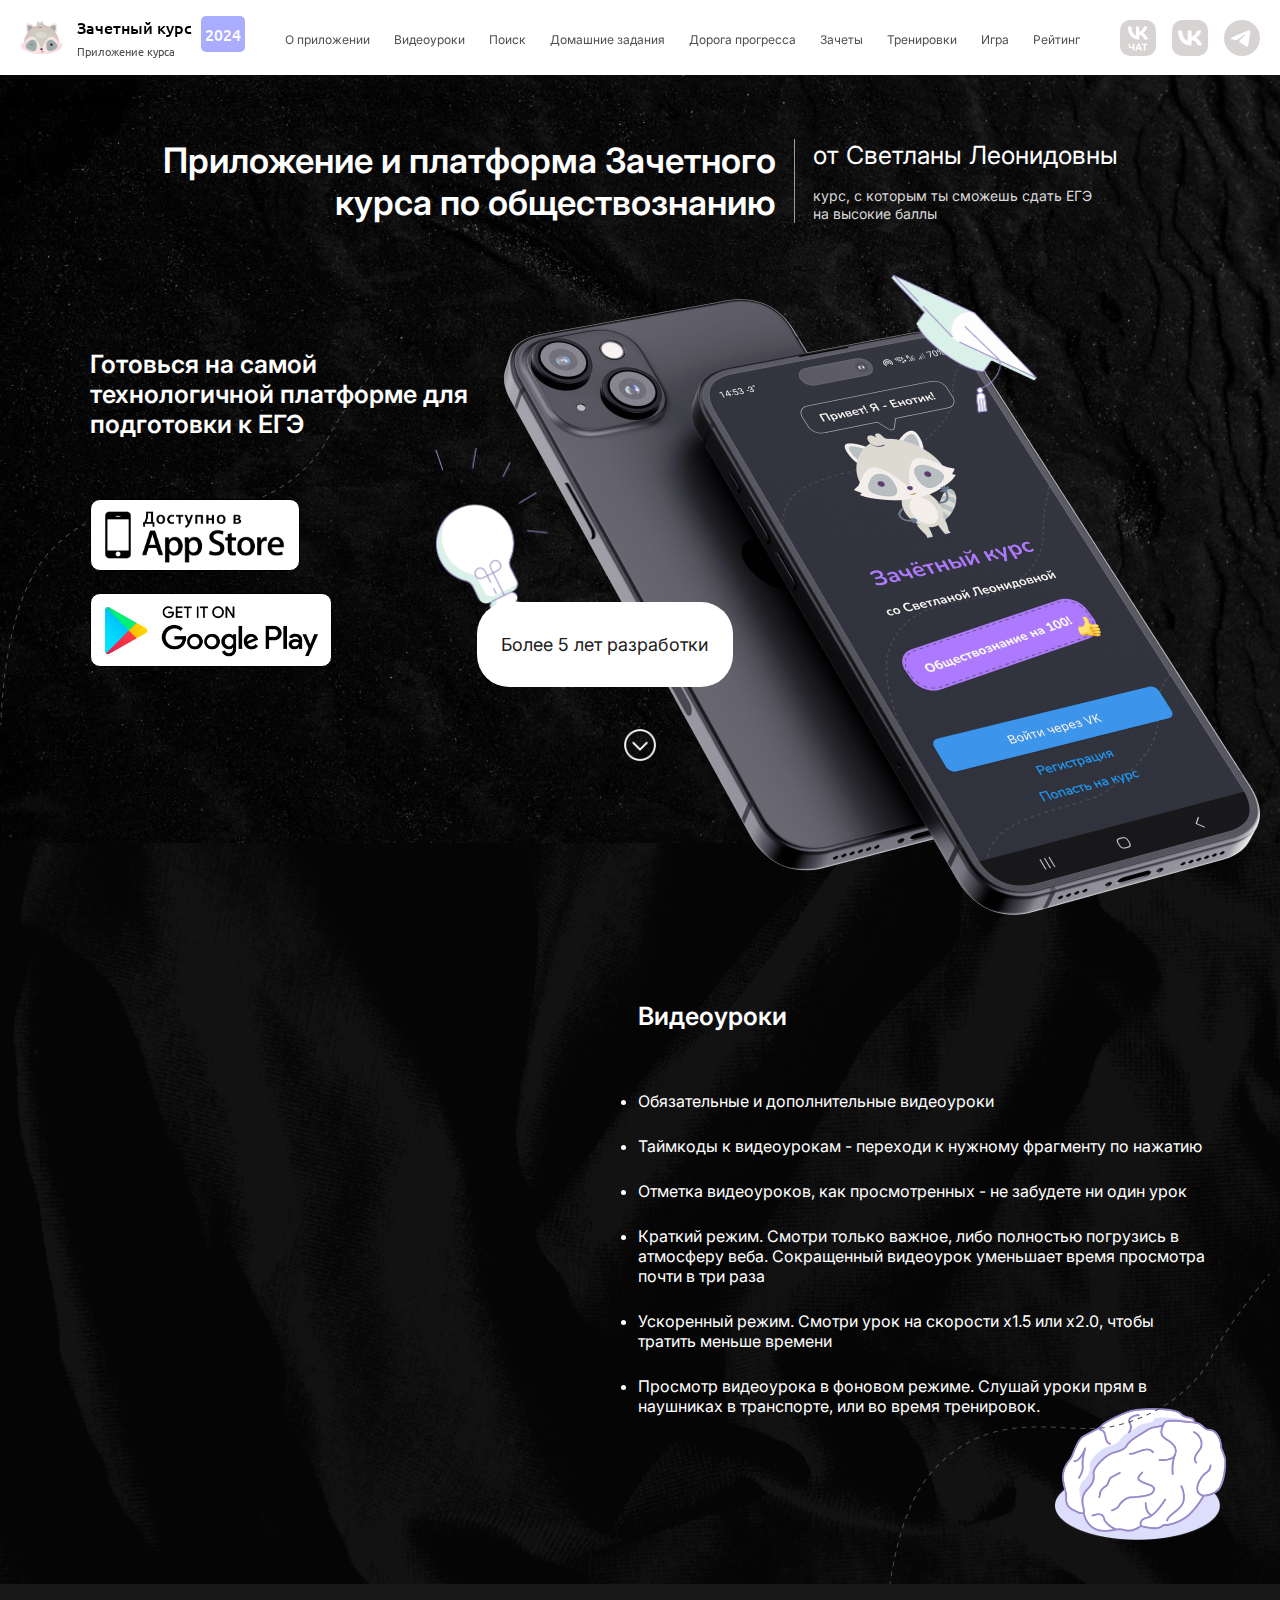
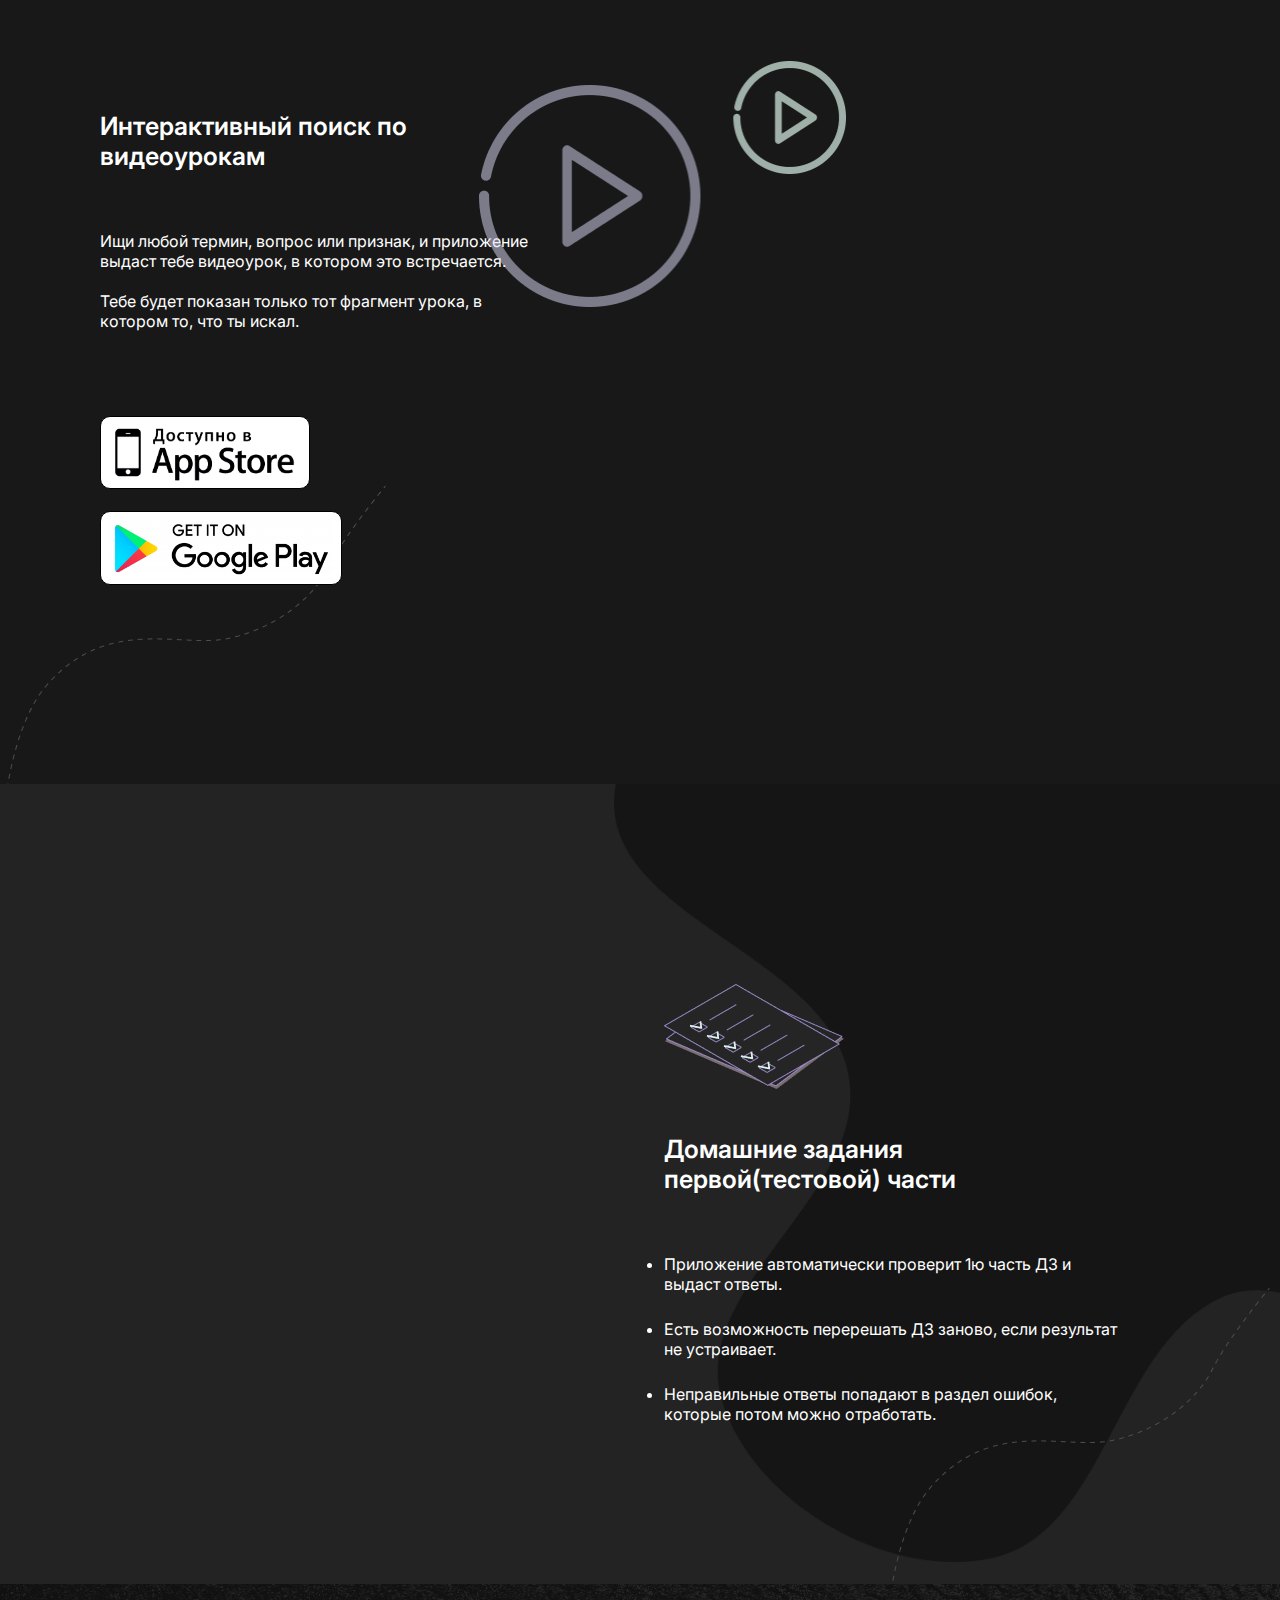
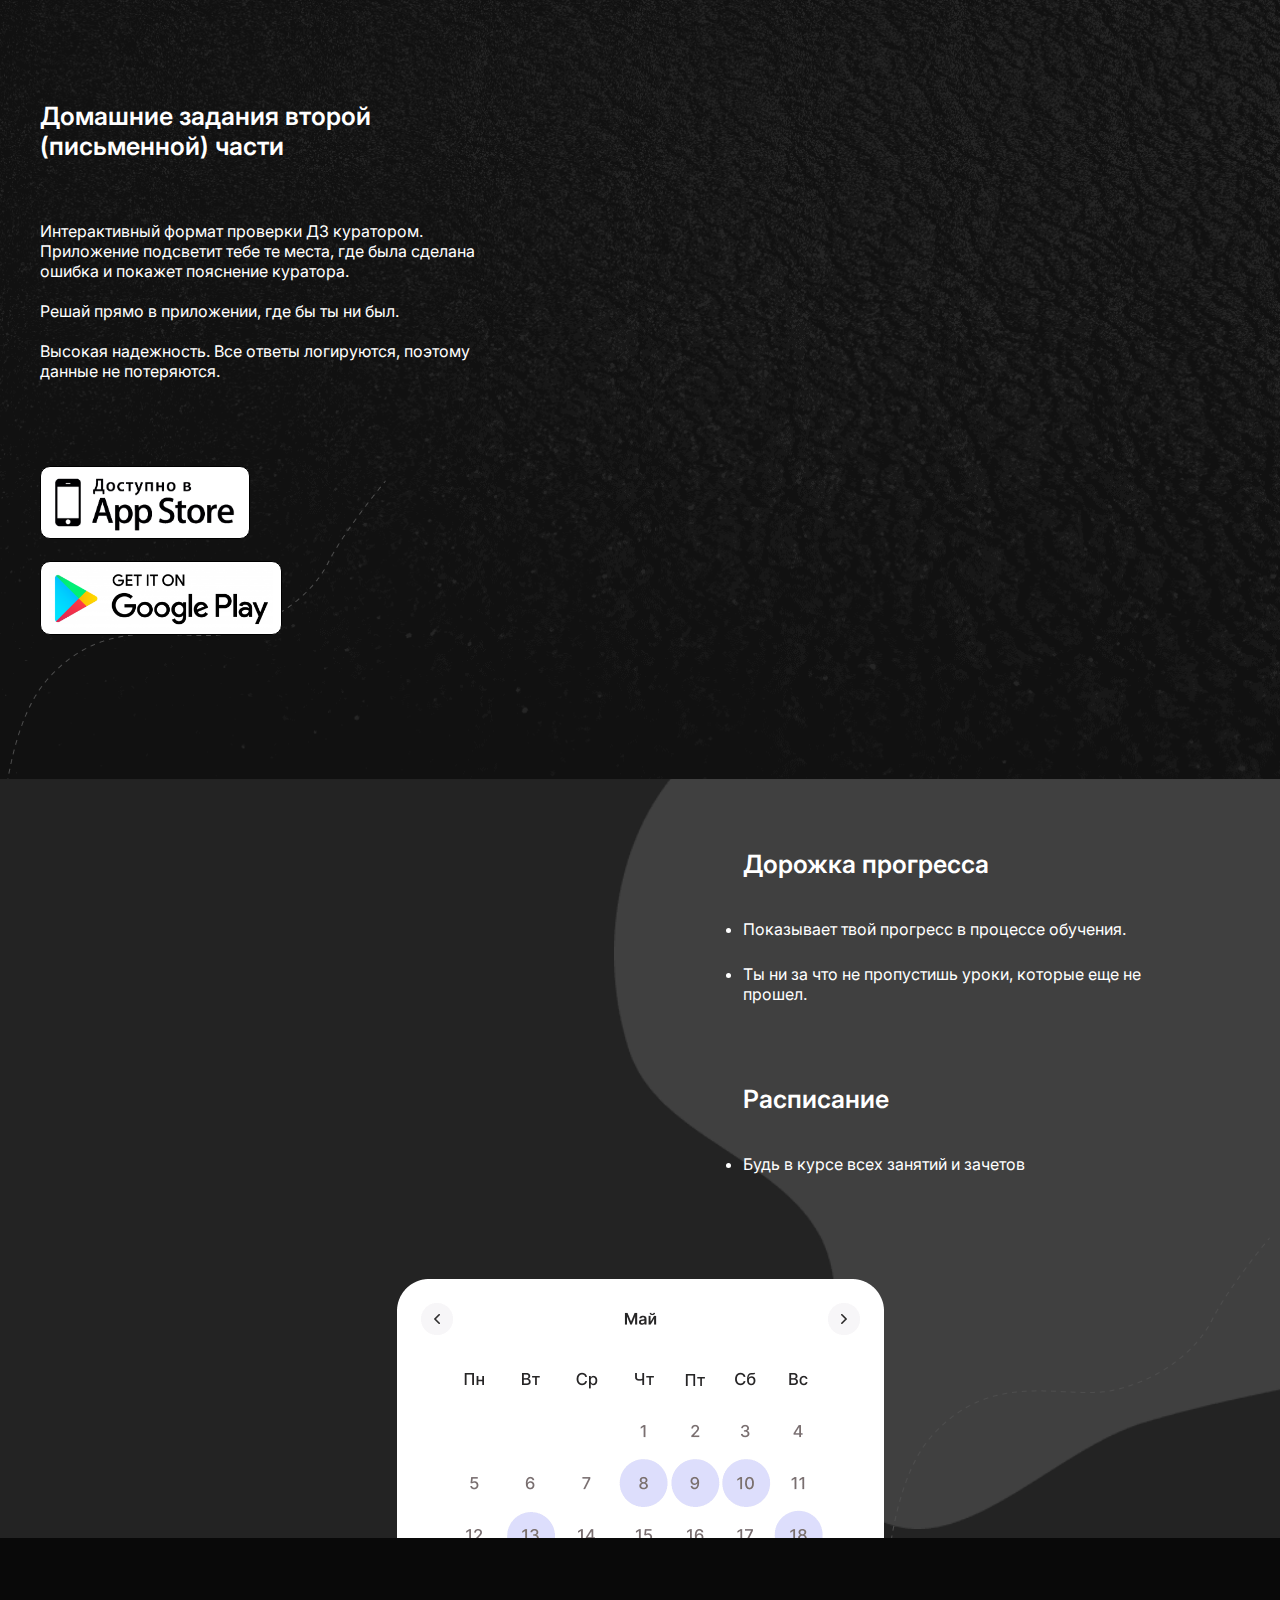
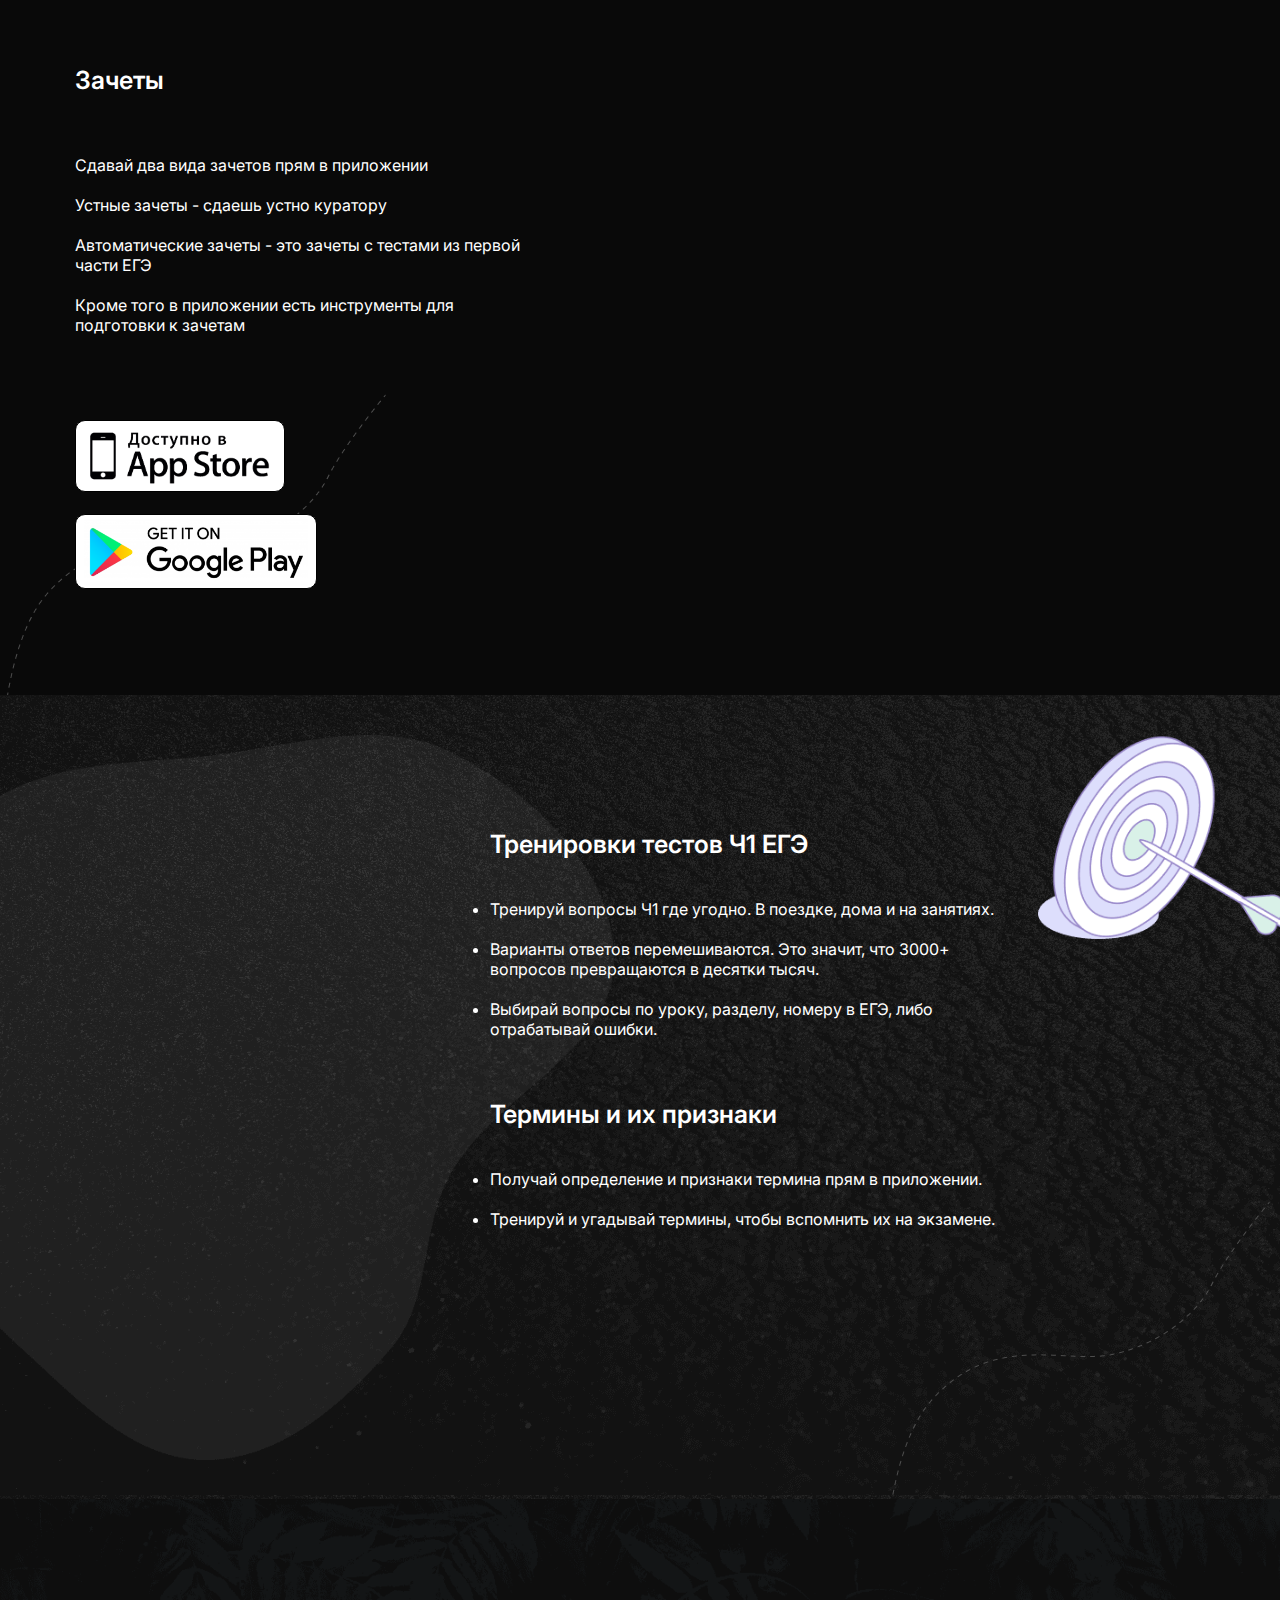
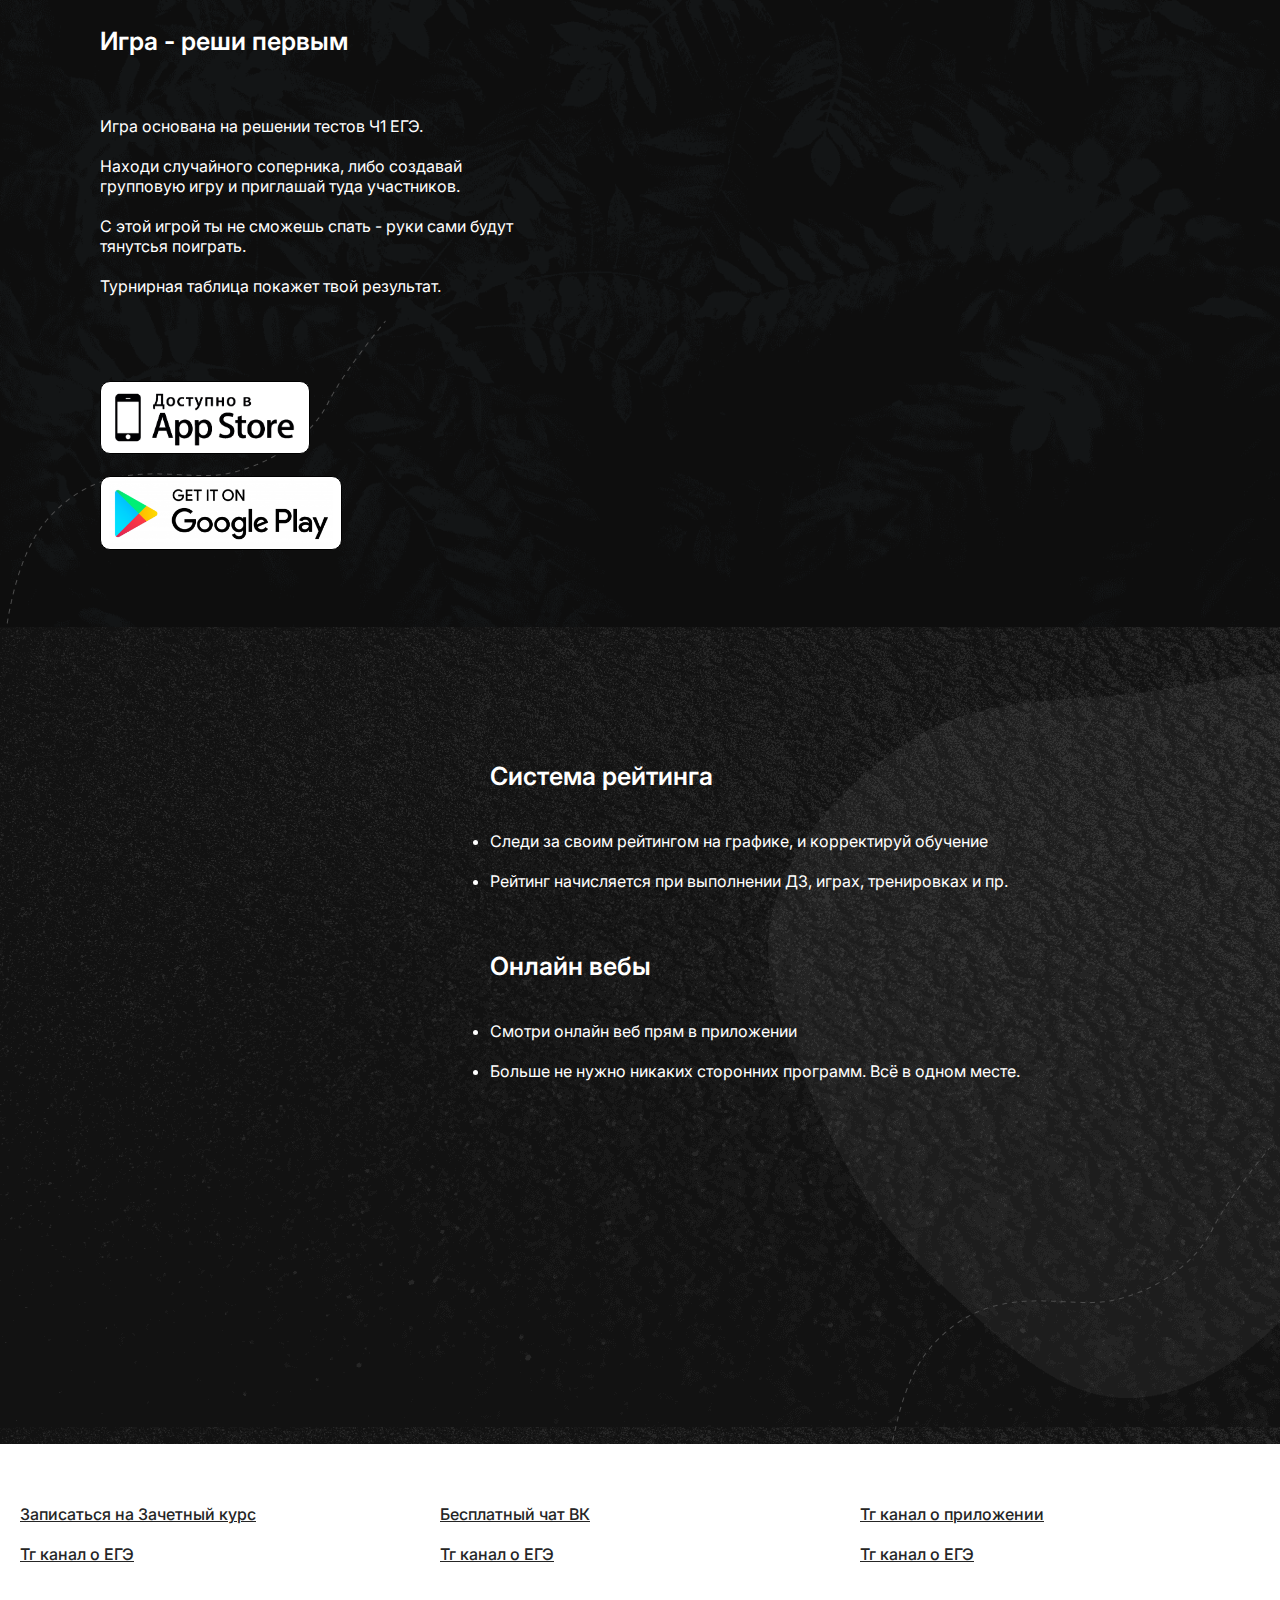
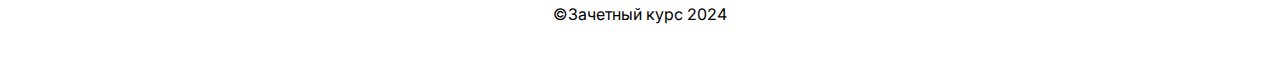
<file: landingApp/index.html>
<!DOCTYPE html>
<html lang=ru>
<head>
	<link rel="stylesheet" href="assets_landing/css/fonts.css">
	<link rel="stylesheet" href="assets_landing/css/style.css">	
    <link rel="stylesheet" href="assets_landing/slick/slick.css">	
    <link rel="stylesheet" href="assets_landing/slick/slick-theme.css">	
    
	<title>Зачётный интенсив по Обществознанию, ЕГЭ-2024. Готовься среди лучших.</title>
	<meta charset="UTF-8">
	<meta http-equiv="X-UA-Compatible" content="IE=edge">
	<meta name="viewport" content="width=device-width, initial-scale=1.0">
    <meta name="description" content="Put your description here.">

    <!-- Шрифты -->
    <link rel="preconnect" href="https://fonts.googleapis.com">
    <link rel="preconnect" href="https://fonts.gstatic.com" crossorigin>
    <link href="https://fonts.googleapis.com/css2?family=Inter:wght@400;500;600;700&family=Open+Sans:wght@600&family=Ubuntu:wght@300;400;500;700&display=swap" rel="stylesheet">
    <script src="./assets_landing/js/jquery.min.js"></script>
    
    <script src="./assets_landing/slick/slick.min.js"></script>
    
    <script>
        let module_version = '?4'; //Версия лэндинга
    </script>
    <script> 
        // document.querySelector('html').style.overflow = 'hidden';
        window.addEventListener('DOMContentLoaded', () => {
            // document.querySelector('html').style.overflow = 'auto';
            $('.main-loader').fadeOut(500);
        })
        // window.addEventListener('load', () => {
        //     //AOS.init();
        // })
    </script>
</head>

<body>
    <div class="app">
        <div class="main-loader">
            <img src="./assets_landing/img/racoon.png" alt="loader..." class="main-loader-after">
            <div class="custom-loader"></div>
        </div>
        <div class="main-wrapper">
            <main class="main">
            </main>
        </div>
        <div class="scripts"></div>
    </div>
    <!-- <script src="./assets_landing/js/load_file.js"></script> -->
    
</body>
    <script src="./assets_landing/js/loadModules.js"></script>
    <script src="./assets_landing/js/animateIphones.js"></script>
</html>
</file>
<file: landingApp/assets_landing/css/fonts.css>
@font-face {
  font-family: 'Gogol';
  src: url('../fonts/gogol_regular.otf');
  font-display: swap;  
}
</file>
<file: landingApp/assets_landing/css/style.css>
/*
  font-family: 'Inter', sans-serif;
  font-family: 'Open Sans', sans-serif;
  font-family: 'Ubuntu', sans-serif;
*/

@import "./fonts.css";

* {
  padding: 0;
  margin: 0;
  box-sizing: border-box;
}

* {
  -webkit-tap-highlight-color: rgba(0, 0, 0, 0);
}

html {
  scroll-behavior: smooth;
}

body {
  font-family: 'Inter', sans-serif;
  min-width: 340px;
}

header, footer {
  min-width: 340px;
}

a {
  text-decoration: none;
}

li {
  list-style: none;
}

.--appStoreLink img {
  width: 210px;
}
.--googlePlayLink img {
  width: 242px;
}

.btn {
  padding: 16px 24px;
  color: #323039;
  border-radius: 13px;
  border: 1px solid #000; 
  font-weight: 600;
  font-size: 16px;
  line-height: 1.2;
}

section {
  overflow: hidden;
}

section.main-block {
  overflow: initial;
}

.decor-line {
  position: absolute;
  left: 0;
  bottom: -10%;
  z-index: 0;
}

@media(max-width: 420px) {
  .main-block .decor-line {
    left: -60px;
  }
}

.decor-line.--right {
  left: auto;
  right: 10px;
}

.container {
  margin: 0 auto;
  max-width: 1300px;
  padding: 0 20px;
  position: relative;
  z-index: 1;
}


.popup {
  position: fixed;
  top: 0;
  left: 0;
  background-color: rgba(0, 0, 0, .5);
  width: 100vw;
  height: 100vh;
  z-index: 999;
  transition: opacity .3s;
  padding-top: 100px;
  overflow-y: auto;
  cursor: pointer;
}

.popup.hidden {
  opacity: 0;
  transform: scale(0); 
}

.popup-body {
  background-color: #fff;
  max-width: 783px;
  margin: auto;
  border-radius: 32px;
  margin-bottom: 100px;
  padding: 64px 24px 40px 24px;
  position: relative;
  cursor: default;
}

.clBtn {
  width: 21px;
  height: 21px;
  position: absolute;
  top: 23px;
  right: 31px;
  cursor: pointer;
}

.clBtn::after {
  content: '';
  position: absolute;
  width: 2.6px;
  height: 21px;
  transform: rotate(45deg);
  background-color: #000;
  border-radius: 2px;
  top: 0;
  right: 50%;
}

.clBtn::before {
  content: '';
  position: absolute;
  width: 2.6px;
  height: 21px;
  transform: rotate(-45deg);
  background-color: #000;
  border-radius: 2px;
  top: 0;
  right: 50%;
}

.video {
  width: 334px;
  height: 215px;
  border: 10px solid #000;
  border-radius: 16px;
  background-color: #000;
  position: relative;
}

.video::after {
  content: url('../img/play.png');
  position: absolute;
  top: 0;
  bottom: 0;
  left: 0;
  right: 0;
  margin: auto;
  width: 49px;
  height: 61px;
}

.video.violet {
  border-color: #DDDEFC;
}

.video.green {
  border-color: #D9F1E8;
}

.pre_video_clickable {
  position: absolute;
  width: 100%;
  height: 100%;
  top: 0;
  left: 0;
  cursor: pointer;
}

.parent_pre_video_clickable {
  position: relative;
  width: 100%;
  height: 100%;
  top: 0;
  left: 0;
  z-index: 1;
  border-radius: 16px;
  overflow: hidden;
}

.popup-video-title {
  font-size: 16px;
  font-weight: 600;
  text-align: center;
}

.popup-subtitle-gray {
  font-size: 16px;
  font-weight: 500;
  color: #796D6D;
  text-align: center;
  margin-top: 30px;
}

@media(max-width: 830px) {
  .popup-body {
    max-width: 450px;
  }
}

@media(max-width: 460px) {
  .popup {
    padding-top: 0;
  }

  .popup-body {
    max-width: none;
    min-height: 110vh;
    margin-bottom: 0;
    border-radius: 0;
  }

  .popup-video-title {
    font-size: 14px;
    font-weight: 500;
  }
}

/*----main-loader----*/
.main-loader {
  position: fixed;
  width: 100vw;
  height: 100vh;
  display: flex;
  justify-content: center;
  align-items: center;
  background-color: #1E1E1E;
  z-index: 9999;
}

.main-loader-after {
  content: url(../img/racoon.png);
    position: absolute;
    top: 0;
    bottom: 0;
    right: 0;
    left: 0;
    margin: auto;
    transform: scale(.8);
    width: 200px;
    height: 160px;
}

.custom-loader {
  width: 200px;
  height: 200px;
  display: grid;
}
.custom-loader::before,
.custom-loader::after {    
  content:"";
  grid-area: 1/1;
  --c: radial-gradient(farthest-side,#DDDEFC 92%,#0000);
  background: 
    var(--c) 50%  0, 
    var(--c) 50%  100%, 
    var(--c) 100% 50%, 
    var(--c) 0    50%;
  background-size: 24px 24px;
  background-repeat: no-repeat;
  animation: s2 1s infinite;
}
.custom-loader::before {
margin:8px;
filter:hue-rotate(45deg);
background-size: 16px 16px;
animation-timing-function: linear
}

@keyframes s2{ 
100%{transform: rotate(.5turn)}
}

@media(max-width: 1135px) {
  .--appStoreLink img {
    width: 170px;
  }

  .--googlePlayLink img {
    width: 200px;
  }
}

h3 {
    color: #fff;
    font-weight: 600;
    font-size: 32px;
    line-height: 1.2;
}

@media(max-width: 1295px) {
  h3 {
      font-size: 25px;
  }
}

@media(max-width: 1135px) {
  h3 {
    font-size: 21px;
  }
}

@media(max-width: 520px) {
  h3 {
    font-size: 19px;
  }
}

/* Кастомизация кнопок слайдера */
.slick-dots {
  text-align: left !important;
  padding-left: 30px !important;
  bottom: -65px !important;
}

.slick-dots li button:before {
  color: transparent !important;
  border: 1px solid #fff !important;
  border-radius: 50%;
  opacity: 1 !important;
  width: 18px !important;
  height: 18px !important;
}

.slick-dots li.slick-active button:before {
  background-color: #CCCCFB !important;
  border-color: #CCCCFB !important;
}

img {
  transition: 1.5s ease;
}
.--anim-class {
  transform: translateX(100vw);
}

.--anim-class.--left {
  transform: translateX(-100vw);
}

@keyframes elSized {
  0% {
    transform: scale(1);
  }
  50% {
    transform: scale(1.05);
  }
  100% {
    transform: scale(1);
  }
}
</file>
